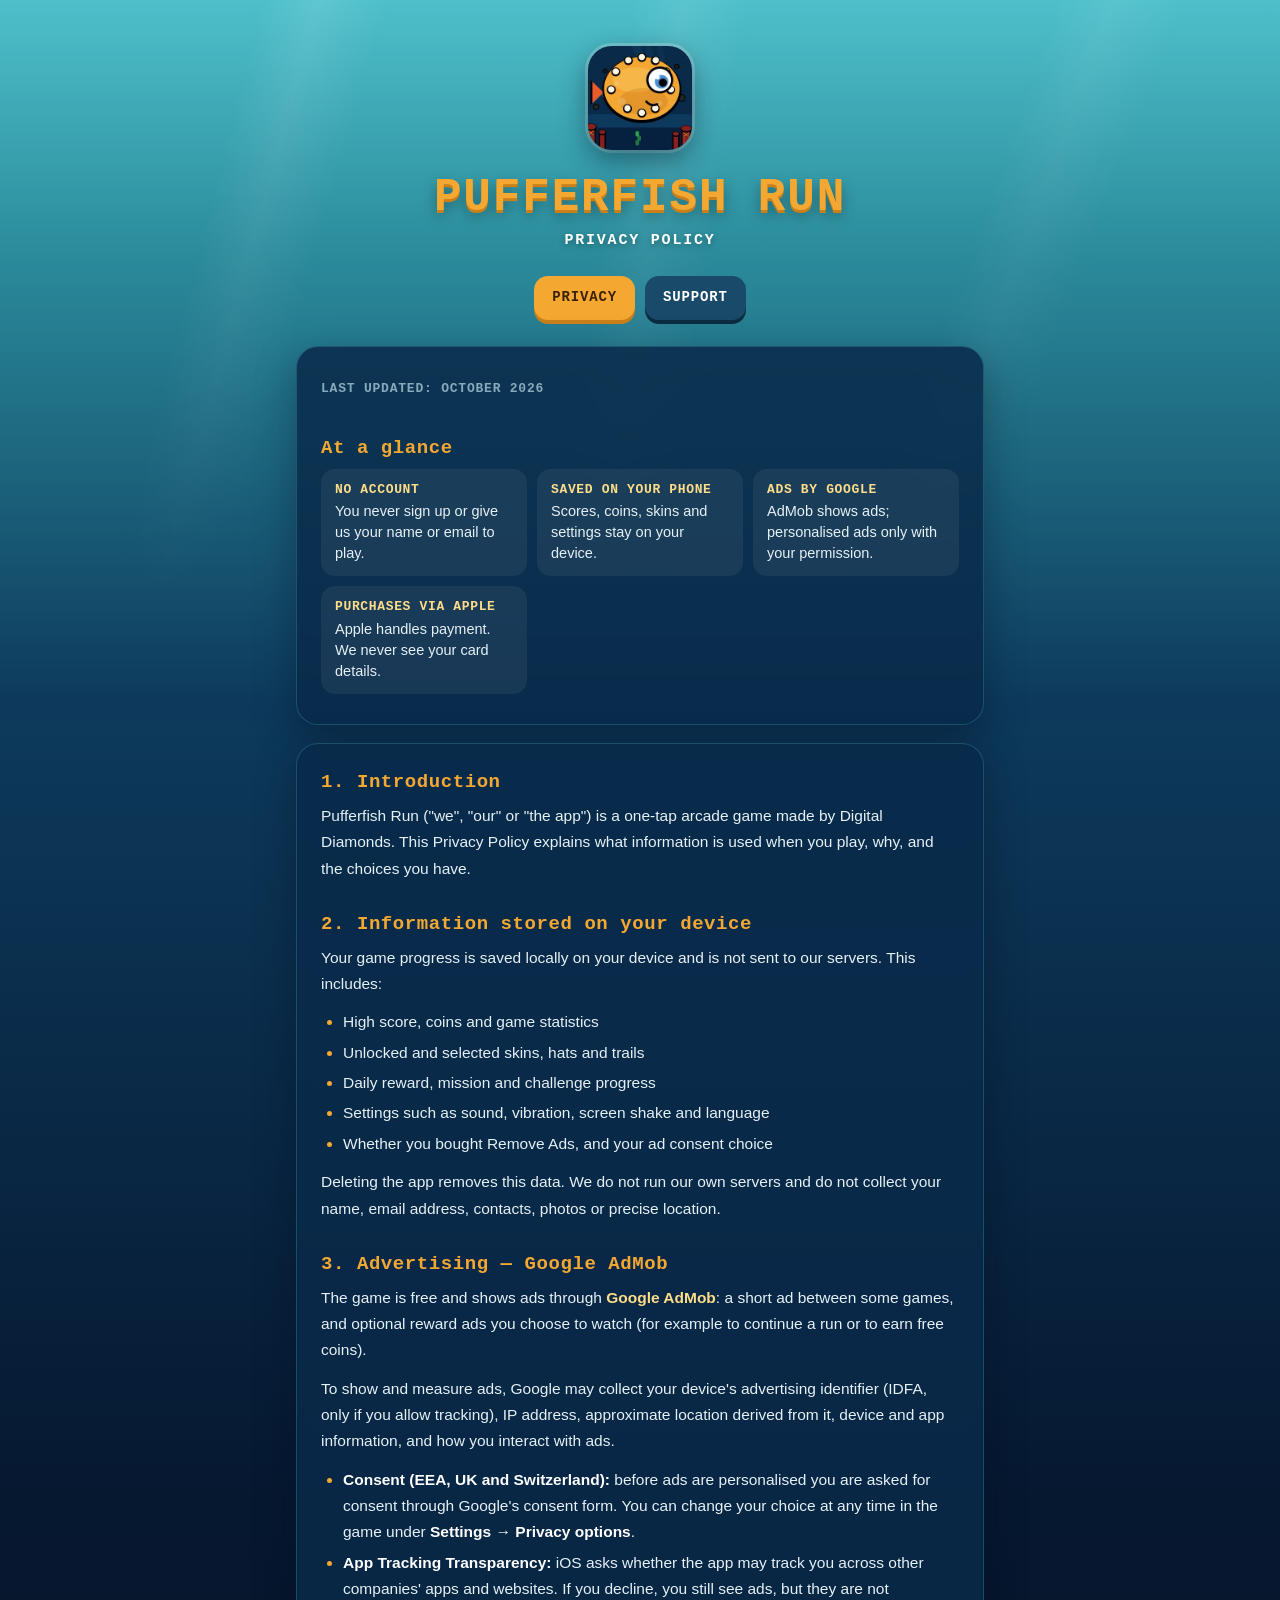
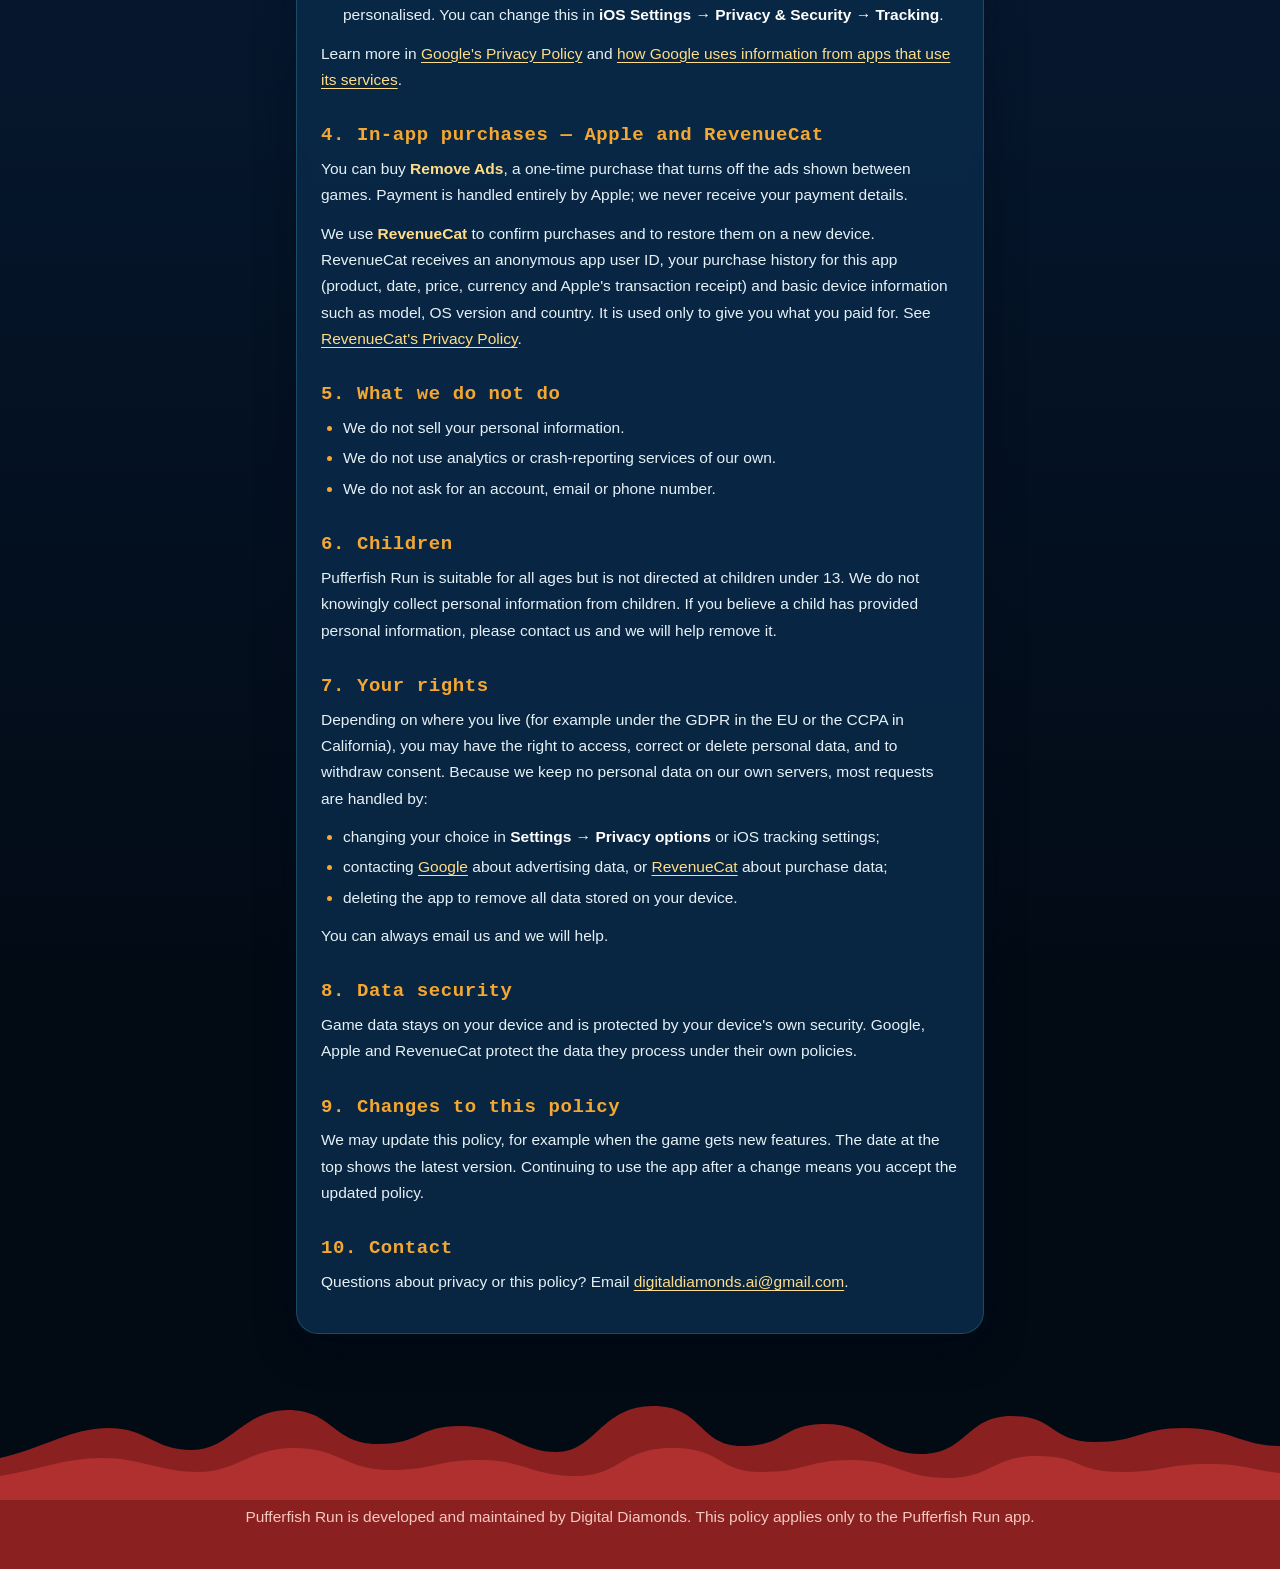
<file: docs/index.html>
<!DOCTYPE html>
<html lang="en">
<head>
  <meta charset="UTF-8">
  <meta name="viewport" content="width=device-width, initial-scale=1.0">
  <meta name="theme-color" content="#4ec0ca">
  <title>Pufferfish Run — Privacy Policy</title>
  <meta name="description" content="Privacy Policy for Pufferfish Run, the one-tap arcade game by Digital Diamonds.">
  <link rel="icon" href="assets/icon.jpg">
  <link rel="apple-touch-icon" href="assets/icon.jpg">
  <link rel="stylesheet" href="assets/style.css">
</head>
<body>
  <div class="bubbles" aria-hidden="true"><span></span><span></span><span></span><span></span><span></span><span></span><span></span><span></span></div>

  <div class="page">
    <header class="hero">
      <img src="assets/icon.jpg" alt="Pufferfish Run app icon">
      <h1 class="title">PUFFERFISH RUN</h1>
      <p class="subtitle">PRIVACY POLICY</p>
      <nav class="tabs" aria-label="Pages">
        <a class="tab" href="./" aria-current="page">PRIVACY</a>
        <a class="tab" href="support/">SUPPORT</a>
      </nav>
    </header>

    <main>
      <section class="panel">
        <span class="meta">LAST UPDATED: OCTOBER 2026</span>
        <h2>At a glance</h2>
        <div class="glance">
          <div><b>NO ACCOUNT</b>You never sign up or give us your name or email to play.</div>
          <div><b>SAVED ON YOUR PHONE</b>Scores, coins, skins and settings stay on your device.</div>
          <div><b>ADS BY GOOGLE</b>AdMob shows ads; personalised ads only with your permission.</div>
          <div><b>PURCHASES VIA APPLE</b>Apple handles payment. We never see your card details.</div>
        </div>
      </section>

      <section class="panel">
        <h2>1. Introduction</h2>
        <p>Pufferfish Run ("we", "our" or "the app") is a one-tap arcade game made by Digital Diamonds. This Privacy Policy explains what information is used when you play, why, and the choices you have.</p>

        <h2>2. Information stored on your device</h2>
        <p>Your game progress is saved locally on your device and is not sent to our servers. This includes:</p>
        <ul>
          <li>High score, coins and game statistics</li>
          <li>Unlocked and selected skins, hats and trails</li>
          <li>Daily reward, mission and challenge progress</li>
          <li>Settings such as sound, vibration, screen shake and language</li>
          <li>Whether you bought Remove Ads, and your ad consent choice</li>
        </ul>
        <p>Deleting the app removes this data. We do not run our own servers and do not collect your name, email address, contacts, photos or precise location.</p>

        <h2>3. Advertising — Google AdMob</h2>
        <p>The game is free and shows ads through <em>Google AdMob</em>: a short ad between some games, and optional reward ads you choose to watch (for example to continue a run or to earn free coins).</p>
        <p>To show and measure ads, Google may collect your device's advertising identifier (IDFA, only if you allow tracking), IP address, approximate location derived from it, device and app information, and how you interact with ads.</p>
        <ul>
          <li><strong>Consent (EEA, UK and Switzerland):</strong> before ads are personalised you are asked for consent through Google's consent form. You can change your choice at any time in the game under <strong>Settings → Privacy options</strong>.</li>
          <li><strong>App Tracking Transparency:</strong> iOS asks whether the app may track you across other companies' apps and websites. If you decline, you still see ads, but they are not personalised. You can change this in <strong>iOS Settings → Privacy &amp; Security → Tracking</strong>.</li>
        </ul>
        <p>Learn more in <a href="https://policies.google.com/privacy">Google's Privacy Policy</a> and <a href="https://policies.google.com/technologies/partner-sites">how Google uses information from apps that use its services</a>.</p>

        <h2>4. In-app purchases — Apple and RevenueCat</h2>
        <p>You can buy <em>Remove Ads</em>, a one-time purchase that turns off the ads shown between games. Payment is handled entirely by Apple; we never receive your payment details.</p>
        <p>We use <em>RevenueCat</em> to confirm purchases and to restore them on a new device. RevenueCat receives an anonymous app user ID, your purchase history for this app (product, date, price, currency and Apple's transaction receipt) and basic device information such as model, OS version and country. It is used only to give you what you paid for. See <a href="https://www.revenuecat.com/privacy">RevenueCat's Privacy Policy</a>.</p>

        <h2>5. What we do not do</h2>
        <ul>
          <li>We do not sell your personal information.</li>
          <li>We do not use analytics or crash-reporting services of our own.</li>
          <li>We do not ask for an account, email or phone number.</li>
        </ul>

        <h2>6. Children</h2>
        <p>Pufferfish Run is suitable for all ages but is not directed at children under 13. We do not knowingly collect personal information from children. If you believe a child has provided personal information, please contact us and we will help remove it.</p>

        <h2>7. Your rights</h2>
        <p>Depending on where you live (for example under the GDPR in the EU or the CCPA in California), you may have the right to access, correct or delete personal data, and to withdraw consent. Because we keep no personal data on our own servers, most requests are handled by:</p>
        <ul>
          <li>changing your choice in <strong>Settings → Privacy options</strong> or iOS tracking settings;</li>
          <li>contacting <a href="https://policies.google.com/privacy">Google</a> about advertising data, or <a href="https://www.revenuecat.com/privacy">RevenueCat</a> about purchase data;</li>
          <li>deleting the app to remove all data stored on your device.</li>
        </ul>
        <p>You can always email us and we will help.</p>

        <h2>8. Data security</h2>
        <p>Game data stays on your device and is protected by your device's own security. Google, Apple and RevenueCat protect the data they process under their own policies.</p>

        <h2>9. Changes to this policy</h2>
        <p>We may update this policy, for example when the game gets new features. The date at the top shows the latest version. Continuing to use the app after a change means you accept the updated policy.</p>

        <h2>10. Contact</h2>
        <p>Questions about privacy or this policy? Email <a href="mailto:digitaldiamonds.ai@gmail.com">digitaldiamonds.ai@gmail.com</a>.</p>
      </section>
    </main>
  </div>

  <div class="reef" aria-hidden="true"></div>
  <footer>
    <p>Pufferfish Run is developed and maintained by Digital Diamonds. This policy applies only to the Pufferfish Run app.</p>
  </footer>
</body>
</html>
</file>
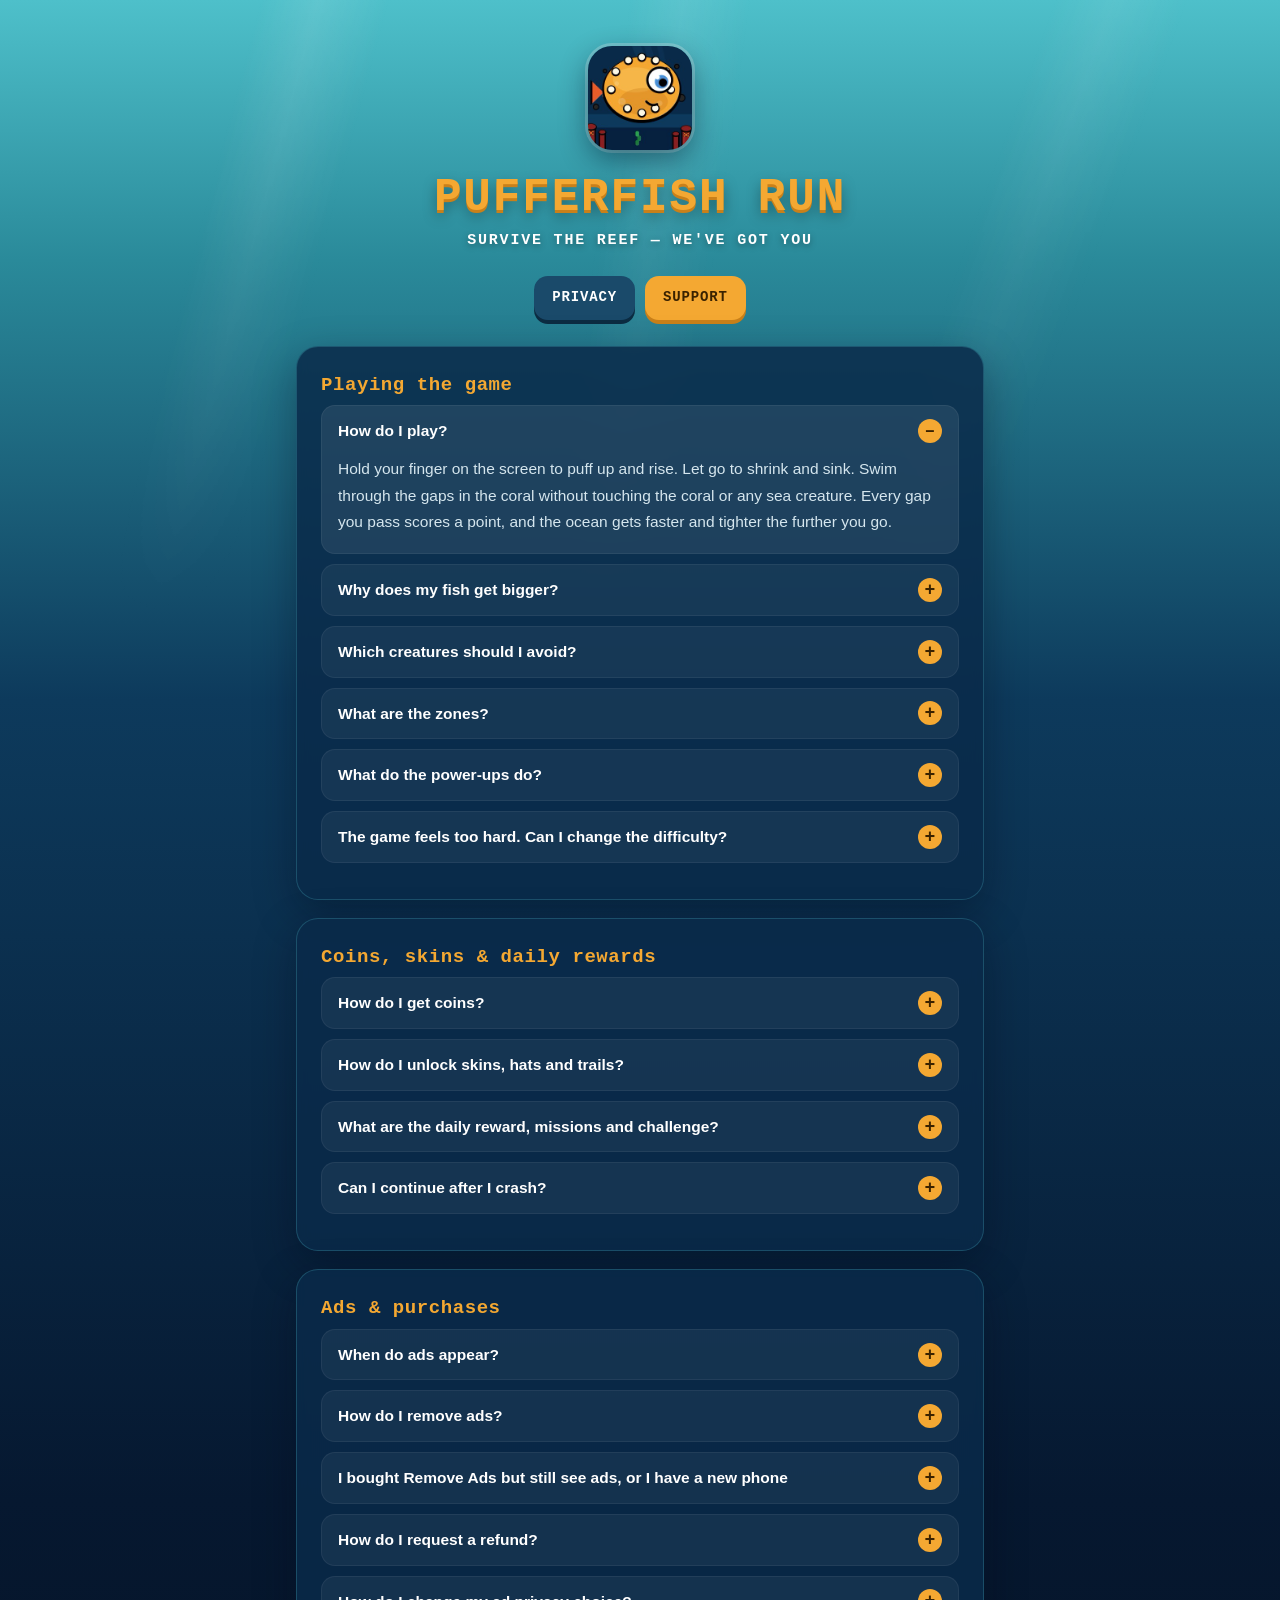
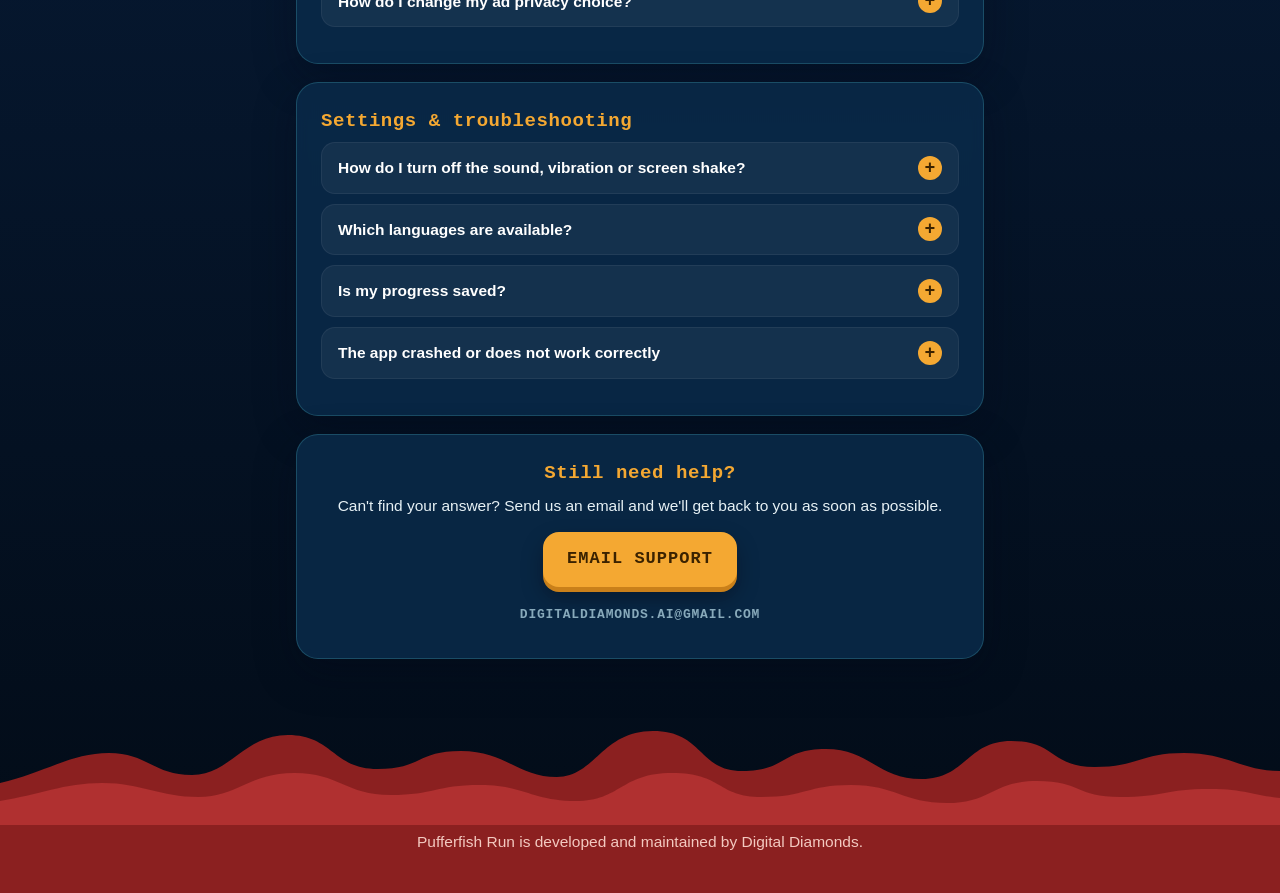
<file: docs/support/index.html>
<!DOCTYPE html>
<html lang="en">
<head>
  <meta charset="UTF-8">
  <meta name="viewport" content="width=device-width, initial-scale=1.0">
  <meta name="theme-color" content="#4ec0ca">
  <title>Pufferfish Run — Support</title>
  <meta name="description" content="Help and answers for Pufferfish Run, the one-tap arcade game by Digital Diamonds.">
  <link rel="icon" href="../assets/icon.jpg">
  <link rel="apple-touch-icon" href="../assets/icon.jpg">
  <link rel="stylesheet" href="../assets/style.css">
</head>
<body>
  <div class="bubbles" aria-hidden="true"><span></span><span></span><span></span><span></span><span></span><span></span><span></span><span></span></div>

  <div class="page">
    <header class="hero">
      <img src="../assets/icon.jpg" alt="Pufferfish Run app icon">
      <h1 class="title">PUFFERFISH RUN</h1>
      <p class="subtitle">SURVIVE THE REEF — WE'VE GOT YOU</p>
      <nav class="tabs" aria-label="Pages">
        <a class="tab" href="../">PRIVACY</a>
        <a class="tab" href="./" aria-current="page">SUPPORT</a>
      </nav>
    </header>

    <main>
      <section class="panel">
        <h2>Playing the game</h2>

        <details open>
          <summary>How do I play?</summary>
          <div><p>Hold your finger on the screen to puff up and rise. Let go to shrink and sink. Swim through the gaps in the coral without touching the coral or any sea creature. Every gap you pass scores a point, and the ocean gets faster and tighter the further you go.</p></div>
        </details>

        <details>
          <summary>Why does my fish get bigger?</summary>
          <div><p>That is the trick of the game: the more you puff up, the bigger your fish becomes and the harder it is to squeeze through a gap. Rise quickly, but shrink back in time. The ring around the fish turns red when you are almost at full size.</p></div>
        </details>

        <details>
          <summary>Which creatures should I avoid?</summary>
          <div>
            <ul>
              <li><strong>Jellyfish</strong>: drifts up and down in a wave</li>
              <li><strong>Shark</strong>: charges straight at you</li>
              <li><strong>Sea urchin</strong>: bounces around diagonally</li>
            </ul>
            <p>They show up as your score rises. One touch and the run is over.</p>
          </div>
        </details>

        <details>
          <summary>What are the zones?</summary>
          <div><p>As you score, you dive deeper: from the Shallow Reef through the Kelp Forest, Open Water, the Shipwreck and the Deep Ocean, down to The Abyss, where only your fish's glow lights the way.</p></div>
        </details>

        <details>
          <summary>What do the power-ups do?</summary>
          <div>
            <ul>
              <li><strong>Shield</strong>: saves you from one hit</li>
              <li><strong>Magnet</strong>: pulls nearby coins towards you</li>
              <li><strong>Slow-mo</strong>: slows the ocean down for a few seconds</li>
            </ul>
            <p>You can also start a run with a shield from the menu.</p>
          </div>
        </details>

        <details>
          <summary>The game feels too hard. Can I change the difficulty?</summary>
          <div><p>Your first games start with extra-wide gaps to help you get going. After that the game speeds up gradually: speed, gap size and the number of creatures all scale with your score. Most players find their rhythm after a few runs.</p></div>
        </details>
      </section>

      <section class="panel">
        <h2>Coins, skins &amp; daily rewards</h2>

        <details>
          <summary>How do I get coins?</summary>
          <div><p>Collect coins in the gaps while you swim, fly close past the coral for a "CLOSE!" bonus, claim your daily reward, complete daily missions and the daily challenge, or watch a short ad in the shop for free coins.</p></div>
        </details>

        <details>
          <summary>How do I unlock skins, hats and trails?</summary>
          <div><p>Open the shop from the main menu. Skins unlock when you reach their score, or you can buy them with coins straight away. Hats and trails are bought with coins. Tap an item you own to wear it.</p></div>
        </details>

        <details>
          <summary>What are the daily reward, missions and challenge?</summary>
          <div><p>Come back every day for a reward that grows with your streak. You also get new daily missions and one daily challenge. They refresh automatically each day, even without an internet connection.</p></div>
        </details>

        <details>
          <summary>Can I continue after I crash?</summary>
          <div><p>Once per run you can watch a short ad to continue from where you crashed, with a moment of protection to get back on track.</p></div>
        </details>
      </section>

      <section class="panel">
        <h2>Ads &amp; purchases</h2>

        <details>
          <summary>When do ads appear?</summary>
          <div><p>Your first games are ad-free. After that a short ad may appear between some games, never during play. Reward ads only play when you choose them.</p></div>
        </details>

        <details>
          <summary>How do I remove ads?</summary>
          <div><p>Buy <em>Remove Ads</em> in the shop. It is a one-time purchase that turns off the ads between games for good. Optional reward ads, which you choose to watch, stay available.</p></div>
        </details>

        <details>
          <summary>I bought Remove Ads but still see ads, or I have a new phone</summary>
          <div><p>Go to <strong>Settings → Restore purchases</strong> while signed in with the same Apple ID you used to buy it. Your purchase is restored for free.</p></div>
        </details>

        <details>
          <summary>How do I request a refund?</summary>
          <div><p>Purchases are handled by Apple. Request a refund at <a href="https://reportaproblem.apple.com">reportaproblem.apple.com</a>.</p></div>
        </details>

        <details>
          <summary>How do I change my ad privacy choice?</summary>
          <div><p>In the game, open <strong>Settings → Privacy options</strong> (shown in regions where consent is required). Tracking permission can be changed in <strong>iOS Settings → Privacy &amp; Security → Tracking</strong>. Read more in our <a href="../">Privacy Policy</a>.</p></div>
        </details>
      </section>

      <section class="panel">
        <h2>Settings &amp; troubleshooting</h2>

        <details>
          <summary>How do I turn off the sound, vibration or screen shake?</summary>
          <div><p>Tap the speaker icon on the menu or during play to mute. Open <strong>Settings</strong> from the main menu to switch sound, vibration and screen shake on or off and to choose a language. Your choices are saved automatically.</p></div>
        </details>

        <details>
          <summary>Which languages are available?</summary>
          <div><p>English, Dutch, German, French, Spanish, Brazilian Portuguese and Japanese. By default the game follows your iPhone's language.</p></div>
        </details>

        <details>
          <summary>Is my progress saved?</summary>
          <div><p>Yes, your progress is saved automatically on your device. Progress from the earlier version of the game (high score, skin and sound setting) carries over when you update. Deleting the app also deletes your progress, but a Remove Ads purchase can always be restored.</p></div>
        </details>

        <details>
          <summary>The app crashed or does not work correctly</summary>
          <div><p>Close the app completely and open it again. Make sure iOS and the app are up to date. If it keeps happening, email us with your iPhone model, iOS version and what you were doing, so we can fix it.</p></div>
        </details>
      </section>

      <section class="panel help">
        <h2>Still need help?</h2>
        <p>Can't find your answer? Send us an email and we'll get back to you as soon as possible.</p>
        <p><a class="cta" href="mailto:digitaldiamonds.ai@gmail.com?subject=Pufferfish%20Run%20support">EMAIL SUPPORT</a></p>
        <p class="meta">DIGITALDIAMONDS.AI@GMAIL.COM</p>
      </section>
    </main>
  </div>

  <div class="reef" aria-hidden="true"></div>
  <footer>
    <p>Pufferfish Run is developed and maintained by Digital Diamonds.</p>
  </footer>
</body>
</html>
</file>
<file: docs/assets/style.css>
/* Pufferfish Run — shared style for the privacy and support pages.
   Colours come from the game (Constants.gd): ocean zones, panel blue, UI orange and gold. */
:root {
  --reef: #4ec0ca;
  --kelp: #2a8a9a;
  --open: #0d3a5c;
  --deep: #061830;
  --abyss: #020a14;
  --panel: rgba(10, 42, 74, 0.86);
  --panel-edge: rgba(93, 212, 221, 0.22);
  --button: #1a4a6a;
  --orange: #f4a832;
  --orange-dark: #c9801a;
  --gold: #ffdd88;
  --coral: #b03030;
  --coral-dark: #8b2020;
  --text: #e6f1f5;
  --muted: #88aabb;
  --pixel: "Courier New", Courier, "Courier Prime", monospace;
  --body: -apple-system, BlinkMacSystemFont, "Helvetica Neue", "Segoe UI", sans-serif;
}

* { box-sizing: border-box; }

html { background: var(--abyss); }

body {
  margin: 0;
  min-height: 100vh;
  font-family: var(--body);
  color: var(--text);
  line-height: 1.7;
  background: linear-gradient(180deg, var(--reef) 0px, var(--kelp) 260px, var(--open) 700px, var(--deep) 1500px, var(--abyss) 2600px);
  position: relative;
  overflow-x: hidden;
}

/* Light rays from the surface */
body::before {
  content: "";
  position: absolute;
  inset: 0 0 auto 0;
  height: 620px;
  pointer-events: none;
  background:
    linear-gradient(105deg, transparent 18%, rgba(255, 255, 255, 0.10) 22%, transparent 27%),
    linear-gradient(98deg, transparent 46%, rgba(255, 255, 255, 0.08) 50%, transparent 55%),
    linear-gradient(110deg, transparent 70%, rgba(255, 255, 255, 0.07) 74%, transparent 79%);
  -webkit-mask-image: linear-gradient(180deg, #000 0%, transparent 100%);
  mask-image: linear-gradient(180deg, #000 0%, transparent 100%);
}

/* Rising bubbles */
.bubbles { position: fixed; inset: 0; pointer-events: none; overflow: hidden; z-index: 0; }
.bubbles span {
  position: absolute;
  bottom: -40px;
  border-radius: 50%;
  border: 2px solid rgba(255, 255, 255, 0.45);
  background: radial-gradient(circle at 32% 30%, rgba(255, 255, 255, 0.55) 0 18%, rgba(255, 255, 255, 0.08) 22%);
  animation: rise linear infinite;
}
.bubbles span:nth-child(1) { left: 6%;  width: 14px; height: 14px; animation-duration: 13s; animation-delay: -2s; }
.bubbles span:nth-child(2) { left: 18%; width: 8px;  height: 8px;  animation-duration: 9s;  animation-delay: -6s; }
.bubbles span:nth-child(3) { left: 31%; width: 20px; height: 20px; animation-duration: 17s; animation-delay: -11s; }
.bubbles span:nth-child(4) { left: 52%; width: 10px; height: 10px; animation-duration: 11s; animation-delay: -4s; }
.bubbles span:nth-child(5) { left: 67%; width: 16px; height: 16px; animation-duration: 15s; animation-delay: -9s; }
.bubbles span:nth-child(6) { left: 80%; width: 7px;  height: 7px;  animation-duration: 8s;  animation-delay: -1s; }
.bubbles span:nth-child(7) { left: 91%; width: 12px; height: 12px; animation-duration: 12s; animation-delay: -7s; }
.bubbles span:nth-child(8) { left: 43%; width: 6px;  height: 6px;  animation-duration: 10s; animation-delay: -3s; }
@keyframes rise {
  0%   { transform: translate(0, 0); opacity: 0; }
  10%  { opacity: 1; }
  50%  { transform: translate(12px, -55vh); }
  100% { transform: translate(-6px, -112vh); opacity: 0.2; }
}
@media (prefers-reduced-motion: reduce) {
  .bubbles span { animation: none; display: none; }
}

.page {
  position: relative;
  z-index: 1;
  max-width: 720px;
  margin: 0 auto;
  padding: 28px 16px 0;
}

/* Header with the fish and the game title */
.hero { text-align: center; padding: 18px 0 26px; }
.hero img {
  width: 104px;
  height: 104px;
  border-radius: 24px;
  box-shadow: 0 10px 28px rgba(0, 20, 40, 0.45), 0 0 0 3px rgba(255, 255, 255, 0.25);
  animation: bob 3.2s ease-in-out infinite;
}
@keyframes bob { 50% { transform: translateY(-7px) rotate(-2deg); } }
@media (prefers-reduced-motion: reduce) { .hero img { animation: none; } }

.title {
  font-family: var(--pixel);
  font-weight: 700;
  letter-spacing: 0.04em;
  margin: 16px 0 2px;
  font-size: clamp(30px, 8vw, 46px);
  line-height: 1.05;
  color: var(--orange);
  text-shadow: 0 3px 0 var(--orange-dark), 0 6px 14px rgba(0, 0, 0, 0.35);
}
.subtitle {
  font-family: var(--pixel);
  font-weight: 700;
  font-size: 15px;
  letter-spacing: 0.12em;
  color: #fff;
  margin: 6px 0 0;
  text-shadow: 0 2px 6px rgba(0, 0, 0, 0.35);
}

/* Tabs between the two pages, styled like the game's buttons */
.tabs { display: flex; gap: 10px; justify-content: center; margin: 22px 0 0; flex-wrap: wrap; }
.tab {
  font-family: var(--pixel);
  font-weight: 700;
  font-size: 14px;
  letter-spacing: 0.06em;
  text-decoration: none;
  color: #fff;
  background: var(--button);
  padding: 10px 18px;
  border-radius: 14px;
  box-shadow: 0 4px 0 #0c2c42;
  transition: transform 0.12s ease;
}
.tab:hover { transform: translateY(-2px); }
.tab[aria-current="page"] { background: var(--orange); color: #3a2200; box-shadow: 0 4px 0 var(--orange-dark); }

/* Content panels */
.panel {
  background: var(--panel);
  border: 1px solid var(--panel-edge);
  border-radius: 22px;
  padding: 26px 24px;
  margin: 0 0 18px;
  box-shadow: 0 14px 40px rgba(0, 10, 25, 0.35);
  -webkit-backdrop-filter: blur(6px);
  backdrop-filter: blur(6px);
}

h2 {
  font-family: var(--pixel);
  font-weight: 700;
  font-size: 19px;
  letter-spacing: 0.03em;
  color: var(--orange);
  margin: 30px 0 8px;
  line-height: 1.3;
}
.panel > h2:first-child { margin-top: 0; }
h3 { font-size: 15px; color: var(--gold); margin: 18px 0 4px; }

p, li { font-size: 15.5px; }
p { margin: 0 0 12px; }
ul { padding-left: 22px; margin: 0 0 12px; }
li { margin: 4px 0; }
li::marker { color: var(--orange); }
strong { color: #fff; }
em { color: var(--gold); font-style: normal; font-weight: 600; }

a { color: var(--gold); text-underline-offset: 3px; }
a:hover { color: var(--orange); }

.meta {
  display: inline-block;
  font-family: var(--pixel);
  font-weight: 700;
  font-size: 13px;
  color: var(--muted);
  letter-spacing: 0.06em;
  margin-bottom: 6px;
}

/* Small "at a glance" list on the privacy page */
.glance { display: grid; grid-template-columns: repeat(auto-fit, minmax(190px, 1fr)); gap: 10px; margin: 6px 0 4px; }
.glance div {
  background: rgba(255, 255, 255, 0.06);
  border-radius: 14px;
  padding: 12px 14px;
  font-size: 14.5px;
  line-height: 1.45;
}
.glance b { display: block; font-family: var(--pixel); color: var(--gold); font-size: 13px; letter-spacing: 0.05em; margin-bottom: 2px; }

/* FAQ accordions on the support page */
details {
  background: rgba(255, 255, 255, 0.05);
  border-radius: 14px;
  margin: 0 0 10px;
  border: 1px solid rgba(255, 255, 255, 0.06);
}
details[open] { background: rgba(255, 255, 255, 0.08); }
summary {
  cursor: pointer;
  list-style: none;
  padding: 14px 46px 14px 16px;
  font-weight: 650;
  color: #fff;
  position: relative;
  font-size: 15.5px;
  line-height: 1.4;
}
summary::-webkit-details-marker { display: none; }
summary::after {
  content: "+";
  position: absolute;
  right: 16px;
  top: 50%;
  transform: translateY(-50%);
  width: 24px;
  height: 24px;
  border-radius: 50%;
  background: var(--orange);
  color: #3a2200;
  font: 700 18px/24px var(--pixel);
  text-align: center;
}
details[open] summary::after { content: "–"; }
details > div { padding: 0 16px 6px; color: #d5e6ee; }

/* Big orange call-to-action, like the PLAY button */
.cta {
  display: inline-block;
  font-family: var(--pixel);
  font-weight: 700;
  font-size: 17px;
  letter-spacing: 0.06em;
  text-decoration: none;
  color: #3a2200;
  background: var(--orange);
  padding: 13px 24px;
  border-radius: 16px;
  box-shadow: 0 5px 0 var(--orange-dark), 0 10px 22px rgba(0, 0, 0, 0.3);
  transition: transform 0.12s ease;
  word-break: break-all;
}
.cta:hover { color: #3a2200; transform: translateY(-2px); }
.help { text-align: center; }

/* Coral reef along the bottom */
.reef {
  position: relative;
  z-index: 1;
  margin-top: 46px;
  height: 120px;
  background: url("data:image/svg+xml,%3Csvg xmlns='http://www.w3.org/2000/svg' viewBox='0 0 400 120' preserveAspectRatio='none'%3E%3Cpath fill='%238b2020' d='M0 120V78c14-10 22-30 34-30s14 22 26 22 16-40 30-40 14 34 28 34 12-18 26-18 18 26 30 26 14-46 30-46 14 40 28 40 12-22 26-22 16 30 30 30 14-38 28-38 12 26 26 26 14-14 28-14 18 18 30 18V120z'/%3E%3Cpath fill='%23b03030' d='M0 120V96c12-6 20-18 32-18s18 14 30 14 16-24 30-24 16 22 30 22 14-10 28-10 16 16 30 16 14-28 30-28 14 24 28 24 14-12 28-12 16 18 30 18 14-22 28-22 12 16 26 16 14-8 28-8 14 10 30 10V120z'/%3E%3C/svg%3E") bottom / 100% 100% no-repeat;
}
footer {
  position: relative;
  z-index: 1;
  background: var(--coral-dark);
  text-align: center;
  padding: 4px 16px 26px;
  font-size: 13px;
  color: #f3c9c0;
}
footer a { color: var(--gold); }

@media (max-width: 480px) {
  .panel { padding: 20px 16px; border-radius: 18px; }
  h2 { font-size: 17px; }
}
</file>
